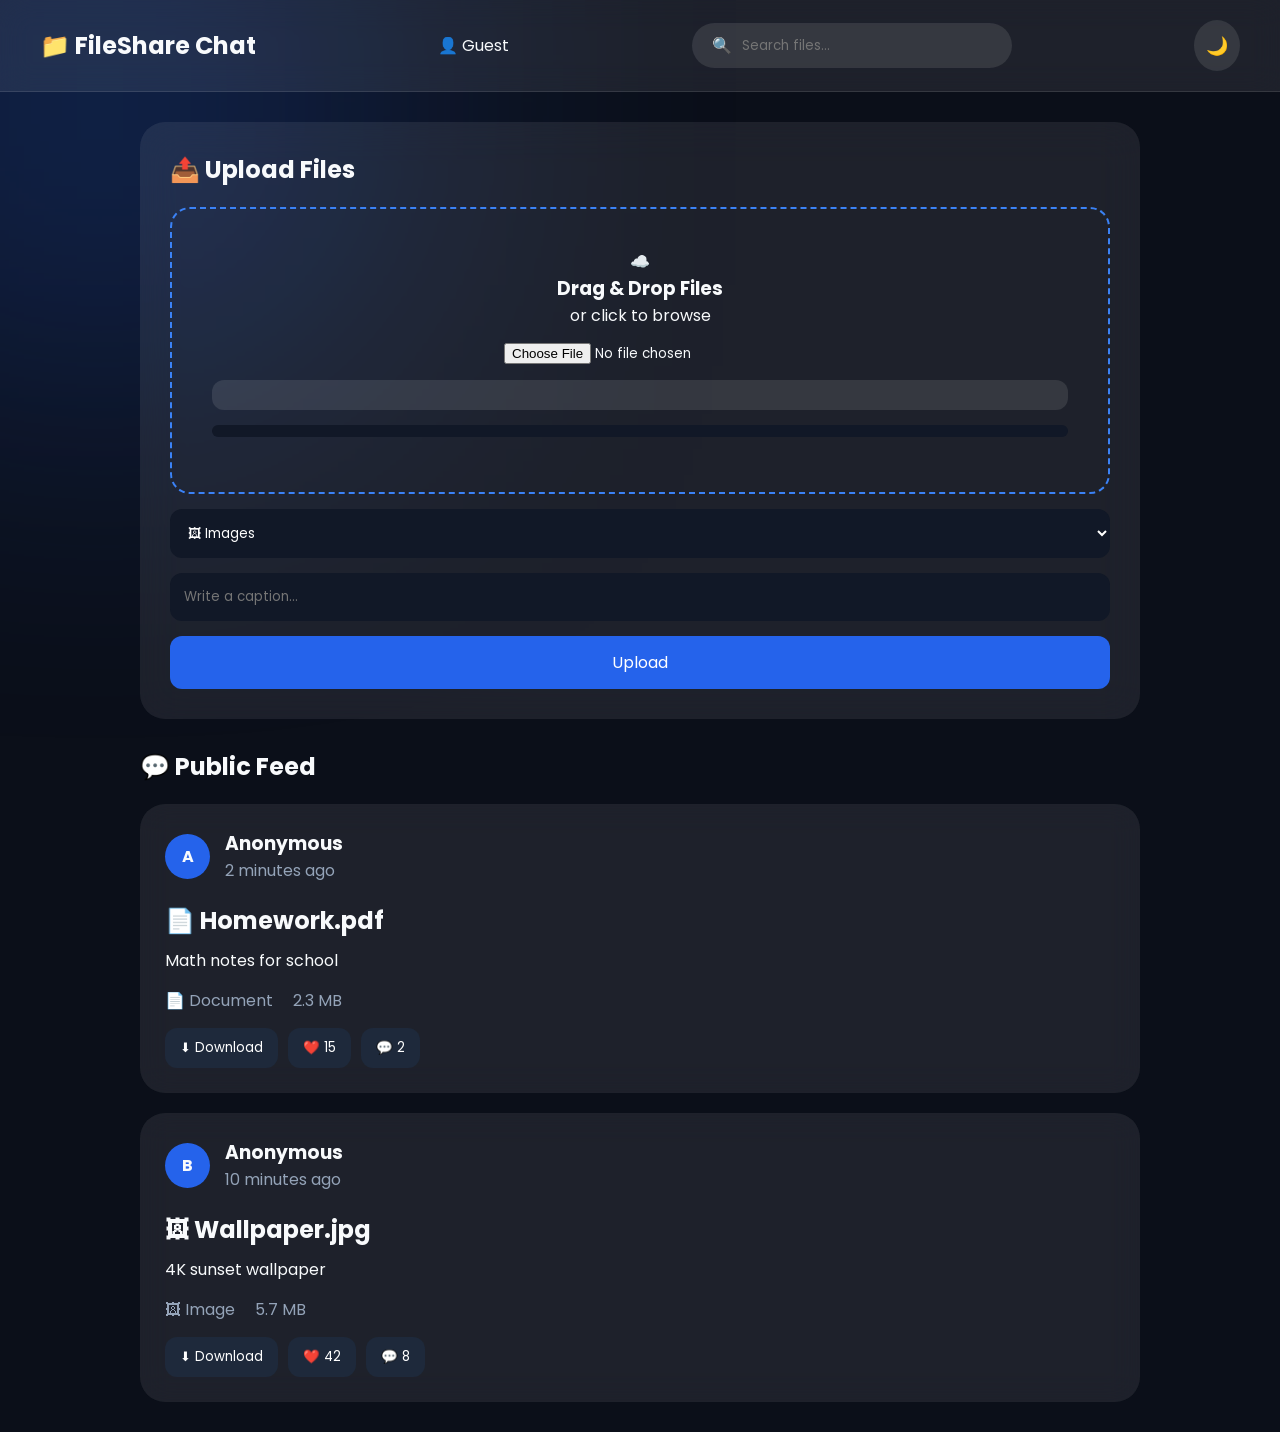
<file: index.html>
<!DOCTYPE html>
<html lang="en">

<head>

    <meta charset="UTF-8">
    <meta name="viewport" content="width=device-width, initial-scale=1.0">

    <title>FileShare Chat</title>

    <link rel="stylesheet" href="style.css">

    <!-- PWA -->
    <link rel="manifest" href="manifest.json">
    <meta name="theme-color" content="#2563eb">


    <link href="https://fonts.googleapis.com/css2?family=Poppins:wght@300;400;600;700&display=swap" rel="stylesheet">

</head>


<body>


<!-- Loading Screen -->
<div id="loader">
    <div class="spinner"></div>
</div>


<header>


    <div class="logo">
        📁 FileShare Chat
    </div>


    <!-- User Account -->
    <div id="userDisplay">
        👤 Guest
    </div>


    <div class="search">

        🔍

        <input 
        type="text" 
        placeholder="Search files...">

    </div>


    <div class="theme">

        <button id="themeBtn">
            🌙
        </button>

    </div>


</header>





<main>


<section class="upload">


<h2>📤 Upload Files</h2>


<div class="drop">


    ☁️


    <h3>
        Drag & Drop Files
    </h3>


    <p>
        or click to browse
    </p>



    <input id="fileInput" type="file">


    <div id="fileInfo"></div>



    <div id="progressBox">

        <div id="progressBar"></div>

    </div>


    <p id="uploadMessage"></p>


</div>





<select>

<option>🖼 Images</option>

<option>🎥 Videos</option>

<option>📄 Documents</option>

<option>🎵 Music</option>

<option>💻 Software</option>


</select>





<input 
class="caption"
placeholder="Write a caption...">





<button class="uploadBtn" id="uploadBtn">

Upload

</button>


</section>









<section class="feed">


<h2>
💬 Public Feed
</h2>




<div class="fileCard">


<div class="user">

<div class="avatar">
A
</div>


<div>

<h3>
Anonymous
</h3>

<p>
2 minutes ago
</p>

</div>


</div>




<h2>
📄 Homework.pdf
</h2>


<p>
Math notes for school
</p>




<div class="details">

<span>
📄 Document
</span>

<span>
2.3 MB
</span>


</div>




<div class="actions">

<button>
⬇ Download
</button>

<button>
❤️ 15
</button>

<button>
💬 2
</button>


</div>


</div>









<div class="fileCard">


<div class="user">

<div class="avatar">
B
</div>


<div>

<h3>
Anonymous
</h3>


<p>
10 minutes ago
</p>


</div>


</div>




<h2>
🖼 Wallpaper.jpg
</h2>



<p>
4K sunset wallpaper
</p>




<div class="details">

<span>
🖼 Image
</span>

<span>
5.7 MB
</span>


</div>




<div class="actions">

<button>
⬇ Download
</button>

<button>
❤️ 42
</button>

<button>
💬 8
</button>


</div>


</div>




</section>


</main>





<script src="script.js"></script>


</body>

</html>
</file>
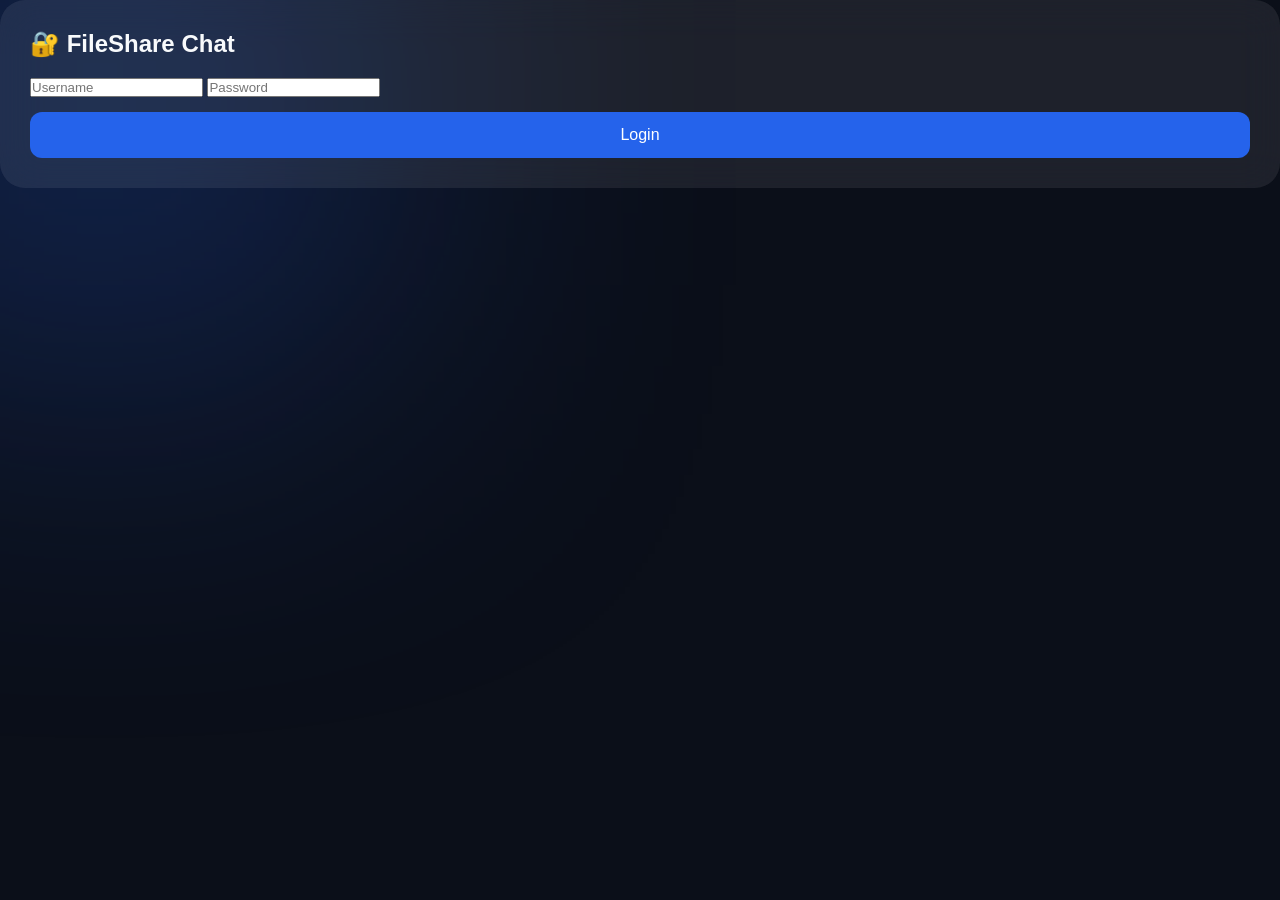
<file: login.html>
<!DOCTYPE html>
<html lang="en">

<head>

<meta charset="UTF-8">

<meta name="viewport" content="width=device-width, initial-scale=1.0">

<title>
FileShare Chat Login
</title>

<link rel="stylesheet" href="style.css">

</head>


<body>


<section class="upload login-box">


<h2>
🔐 FileShare Chat
</h2>


<input 
id="username"
placeholder="Username">


<input 
id="password"
type="password"
placeholder="Password">



<button id="loginBtn" class="uploadBtn">
Login
</button>



<p id="loginMessage"></p>


</section>



<script src="login.js"></script>


</body>

</html>
</file>
<file: style.css>
/* Theme Button */

#themeBtn {

    background: rgba(255,255,255,0.1);

    padding: 12px;

    border-radius: 50%;

    font-size: 18px;

    cursor: pointer;

    position: static;

}

}

header {

    display: flex;

    align-items: center;

    justify-content: space-between;

    padding: 20px 40px;

    background: rgba(255,255,255,0.08);

    backdrop-filter: blur(15px);

    border-bottom: 1px solid rgba(255,255,255,0.1);

}

.search {
    display: flex;
    align-items: center;
    gap: 8px;
}

#themeBtn {
    font-size: 22px;
    cursor: pointer;
}


* {
    margin: 0;
    padding: 0;
    box-sizing: border-box;
    font-family: "Poppins", sans-serif;
}


body {

    min-height: 100vh;
    background: #0b0f19;
    color: #f8fafc;

}


/* Background glow */

body::before {

    content: "";
    position: fixed;
    width: 400px;
    height: 400px;
    background: #2563eb;
    filter: blur(180px);
    top: -100px;
    left: -100px;
    opacity: 0.5;
    z-index: -1;

}


/* Header */

header {

    display: flex;
    align-items: center;
    justify-content: space-between;

    padding: 20px 40px;

    background: rgba(255,255,255,0.08);

    backdrop-filter: blur(15px);

    border-bottom: 1px solid rgba(255,255,255,0.1);

}


.logo {

    font-size: 24px;
    font-weight: 700;

}



.search {

    display: flex;
    align-items: center;

    gap: 10px;

    background: rgba(255,255,255,0.1);

    padding: 10px 20px;

    border-radius: 30px;

}


.search input {

    background: none;
    border: none;
    outline: none;

    color: white;

    width: 250px;

}



button {

    border: none;

    cursor: pointer;

    color: white;

}



#themeBtn {

    background: rgba(255,255,255,0.1);

    padding: 12px;

    border-radius: 50%;

    font-size: 18px;

}



/* Main */

main {

    width: 90%;
    max-width: 1000px;

    margin: 30px auto;

}



/* Upload */

.upload {

    background: rgba(255,255,255,0.08);

    backdrop-filter: blur(20px);

    padding: 30px;

    border-radius: 25px;

    margin-bottom: 30px;

}



.upload h2 {

    margin-bottom: 20px;

}



.drop {

    border: 2px dashed #3b82f6;

    padding: 40px;

    text-align: center;

    border-radius: 20px;

    transition: .3s;

}



.drop:hover {

    background: rgba(59,130,246,0.15);

}



.drop input {

    margin-top: 15px;

}



select,
.caption {

    width: 100%;

    margin-top: 15px;

    padding: 14px;

    border-radius: 12px;

    border: none;

    background: #111827;

    color: white;

}



.uploadBtn {

    margin-top: 15px;

    width: 100%;

    padding: 14px;

    border-radius: 12px;

    background: #2563eb;

    font-size: 16px;

}



.uploadBtn:hover {

    background: #1d4ed8;

}



/* Feed */

.feed h2 {

    margin-bottom: 20px;

}



.fileCard {

    background: rgba(255,255,255,0.08);

    backdrop-filter: blur(15px);

    padding: 25px;

    border-radius: 25px;

    margin-bottom: 20px;

    transition: .3s;

}



.fileCard:hover {

    transform: translateY(-5px);

}



.user {

    display: flex;

    align-items: center;

    gap: 15px;

}



.avatar {

    width: 45px;

    height: 45px;

    background: #2563eb;

    border-radius: 50%;

    display: flex;

    justify-content: center;

    align-items: center;

    font-weight: bold;

}



.user p {

    color: #94a3b8;

}



.fileCard h2 {

    margin: 20px 0 10px;

}



.details {

    display: flex;

    gap: 20px;

    margin: 15px 0;

    color: #94a3b8;

}



.actions {

    display: flex;

    gap: 10px;

}



.actions button {

    background: #1e293b;

    padding: 10px 15px;

    border-radius: 12px;

}



.actions button:hover {

    background: #2563eb;

}



/* Mobile */

@media(max-width:700px) {


header {

    flex-direction: column;

    gap: 20px;

}


.search input {

    width: 150px;

}


main {

    width: 95%;

}


.actions {

    flex-wrap: wrap;

}


}

#fileInfo {

    margin-top:15px;

    background:rgba(255,255,255,0.1);

    padding:15px;

    border-radius:12px;

}


#progressBox {

    width:100%;

    height:12px;

    background:#111827;

    border-radius:20px;

    margin-top:15px;

    overflow:hidden;

}


#progressBar {

    width:0%;

    height:100%;

    background:#2563eb;

    transition:0.3s;

}


#uploadMessage {

    margin-top:15px;

    font-weight:bold;

}

/* ☀️ Light Theme */

body.light {

    background: #f1f5f9;
    color: #0f172a;

}


body.light header {

    background: rgba(255,255,255,0.7);

}


body.light .upload,
body.light .fileCard {

    background: rgba(255,255,255,0.8);

    color: #0f172a;

}


body.light .search {

    background: rgba(0,0,0,0.08);

}


body.light .search input {

    color: #0f172a;

}


body.light select,
body.light .caption {

    background: white;

    color: #0f172a;

}


body.light .actions button {

    background: #e2e8f0;

    color: #0f172a;

}

/* ===========================
   ☀️ Light Theme
=========================== */

body.light{
    background:#f4f7fb;
    color:#111827;
}

body.light header{
    background:rgba(255,255,255,.9);
}

body.light .upload,
body.light .fileCard{
    background:rgba(255,255,255,.85);
    color:#111827;
}

body.light .search{
    background:#e5e7eb;
}

body.light .search input{
    color:#111827;
}

body.light select,
body.light .caption{
    background:white;
    color:#111827;
}

body.light .actions button{
    background:#dbeafe;
    color:#111827;
}

body.light #themeBtn{
    background:#dbeafe;
}

/* Responsive Header for PC, Tablet, Mobile */

@media (max-width: 900px) {

    header {
        flex-wrap: wrap;
        padding: 20px;
        gap: 15px;
    }

    .logo {
        width: 100%;
        text-align: center;
    }

    .search {
        flex: 1;
    }

    .search input {
        width: 100%;
    }

}


@media (max-width: 600px) {

    header {
        flex-direction: column;
        align-items: stretch;
    }

    .logo {
        text-align: center;
        font-size: 20px;
    }

    .search {
        width: 100%;
    }

    #themeBtn {
        align-self: center;
    }

}

/* Smooth Theme Change */

body,
header,
.upload,
.fileCard,
.search,
button {
    transition: 0.3s ease;
}

/* Card Animation */

.fileCard {

    animation: slideUp 0.5s ease;

}


@keyframes slideUp {

    from {

        opacity: 0;
        transform: translateY(30px);

    }


    to {

        opacity: 1;
        transform: translateY(0);

    }

}

/* your old CSS */
body.light #themeBtn{
    background:#dbeafe;
}


/* Card Animation - add this at the bottom */

.fileCard {
    animation: slideUp 0.5s ease;
}


@keyframes slideUp {

    from {
        opacity: 0;
        transform: translateY(30px);
    }

    to {
        opacity: 1;
        transform: translateY(0);
    }

}
</file>
